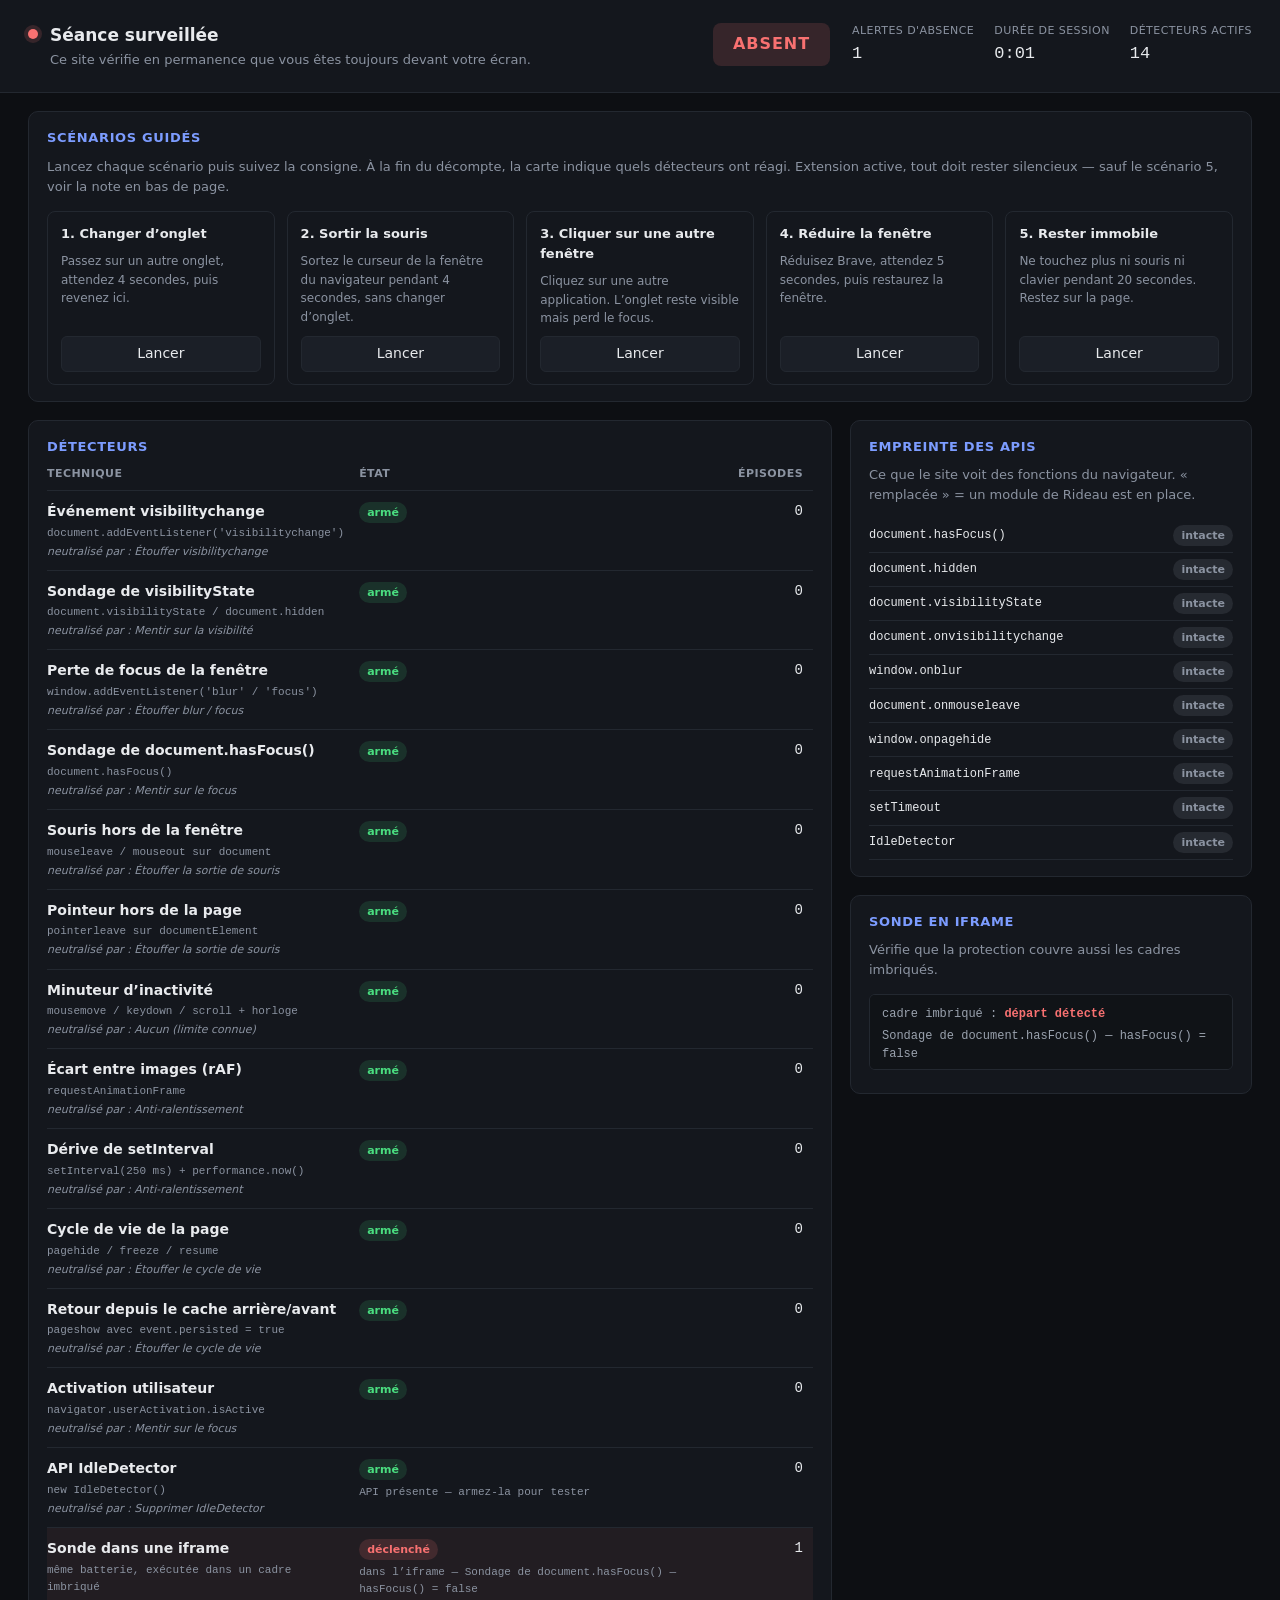
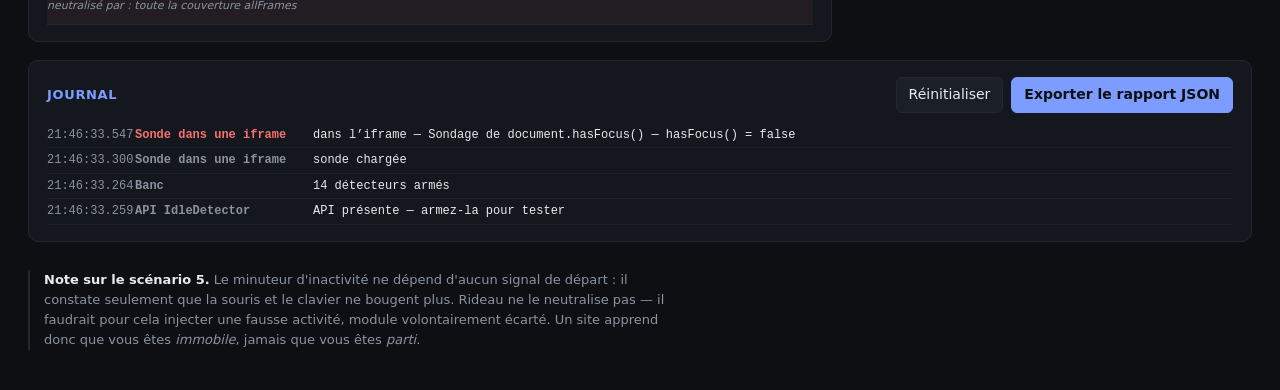
<file: site-test/index.html>
<!doctype html>
<html lang="fr">
  <head>
    <meta charset="utf-8" />
    <meta name="viewport" content="width=device-width, initial-scale=1" />
    <title>Séance surveillée — banc de test Rideau</title>
    <link rel="stylesheet" href="style.css" />
  </head>
  <body>
    <header>
      <div class="brand">
        <span class="dot"></span>
        <div>
          <h1>Séance surveillée</h1>
          <p>Ce site vérifie en permanence que vous êtes toujours devant votre écran.</p>
        </div>
      </div>
      <div class="readout">
        <div id="verdict" class="verdict present">Présent</div>
        <dl>
          <div><dt>Alertes d'absence</dt><dd id="alerts">0</dd></div>
          <div><dt>Durée de session</dt><dd id="elapsed">0:00</dd></div>
          <div><dt>Détecteurs actifs</dt><dd id="armed">0</dd></div>
        </dl>
      </div>
    </header>

    <main>
      <section class="panel span2">
        <h2>Scénarios guidés</h2>
        <p class="muted">
          Lancez chaque scénario puis suivez la consigne. À la fin du décompte, la carte
          indique quels détecteurs ont réagi. Extension active, tout doit rester silencieux —
          sauf le scénario 5, voir la note en bas de page.
        </p>
        <div id="scenarios" class="scenarios"></div>
      </section>

      <section class="panel">
        <h2>Détecteurs</h2>
        <table>
          <thead>
            <tr>
              <th>Technique</th>
              <th>État</th>
              <th>Épisodes</th>
            </tr>
          </thead>
          <tbody id="rows"></tbody>
        </table>
      </section>

      <aside class="col">
        <section class="panel">
          <h2>Empreinte des APIs</h2>
          <p class="muted">Ce que le site voit des fonctions du navigateur. « remplacée » = un module de Rideau est en place.</p>
          <ul id="fingerprint" class="fingerprint"></ul>
        </section>

        <section class="panel">
          <h2>Sonde en iframe</h2>
          <p class="muted">Vérifie que la protection couvre aussi les cadres imbriqués.</p>
          <iframe src="frame.html" title="Sonde de détection en cadre imbriqué"></iframe>
        </section>
      </aside>

      <section class="panel span2">
        <div class="log-head">
          <h2>Journal</h2>
          <div class="actions">
            <button id="btn-reset">Réinitialiser</button>
            <button id="btn-export" class="primary">Exporter le rapport JSON</button>
          </div>
        </div>
        <ol id="log" class="log"></ol>
      </section>
    </main>

    <footer>
      <p>
        <strong>Note sur le scénario 5.</strong> Le minuteur d'inactivité ne dépend d'aucun
        signal de départ : il constate seulement que la souris et le clavier ne bougent plus.
        Rideau ne le neutralise pas — il faudrait pour cela injecter une fausse activité,
        module volontairement écarté. Un site apprend donc que vous êtes <em>immobile</em>,
        jamais que vous êtes <em>parti</em>.
      </p>
    </footer>

    <script type="module" src="app.js"></script>
  </body>
</html>
</file>
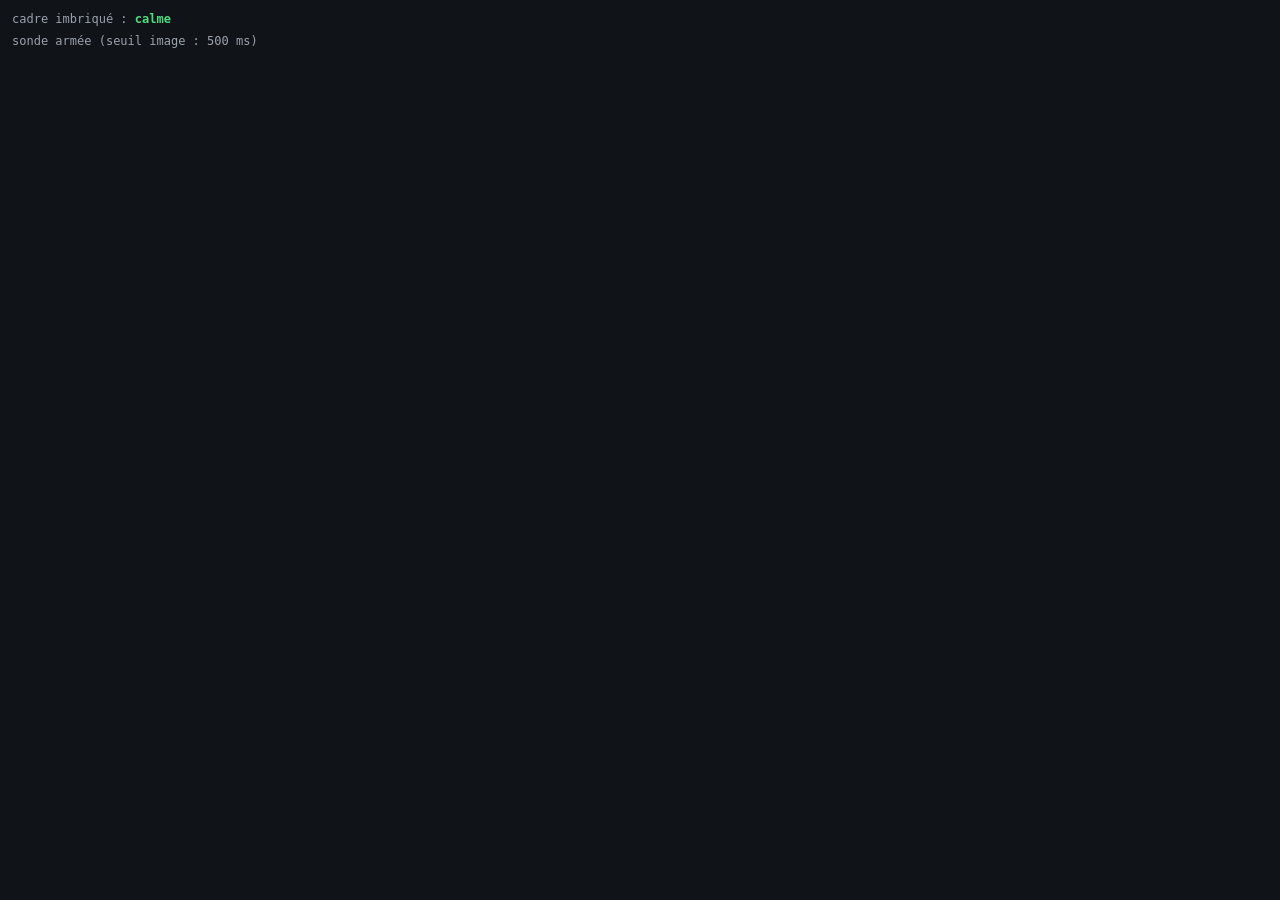
<file: site-test/frame.html>
<!doctype html>
<html lang="fr">
  <head>
    <meta charset="utf-8" />
    <title>Sonde</title>
    <style>
      body {
        margin: 0;
        padding: 10px 12px;
        background: #101317;
        color: #9aa2ae;
        font: 12px/1.5 ui-monospace, SFMono-Regular, Consolas, monospace;
      }
      #state {
        color: #4ade80;
        font-weight: 700;
      }
      #state.tripped {
        color: #f87171;
      }
      p {
        margin: 4px 0 0;
      }
    </style>
  </head>
  <body>
    <div>cadre imbriqué : <span id="state">calme</span></div>
    <p id="last">en attente…</p>
    <script type="module" src="frame.js"></script>
  </body>
</html>
</file>
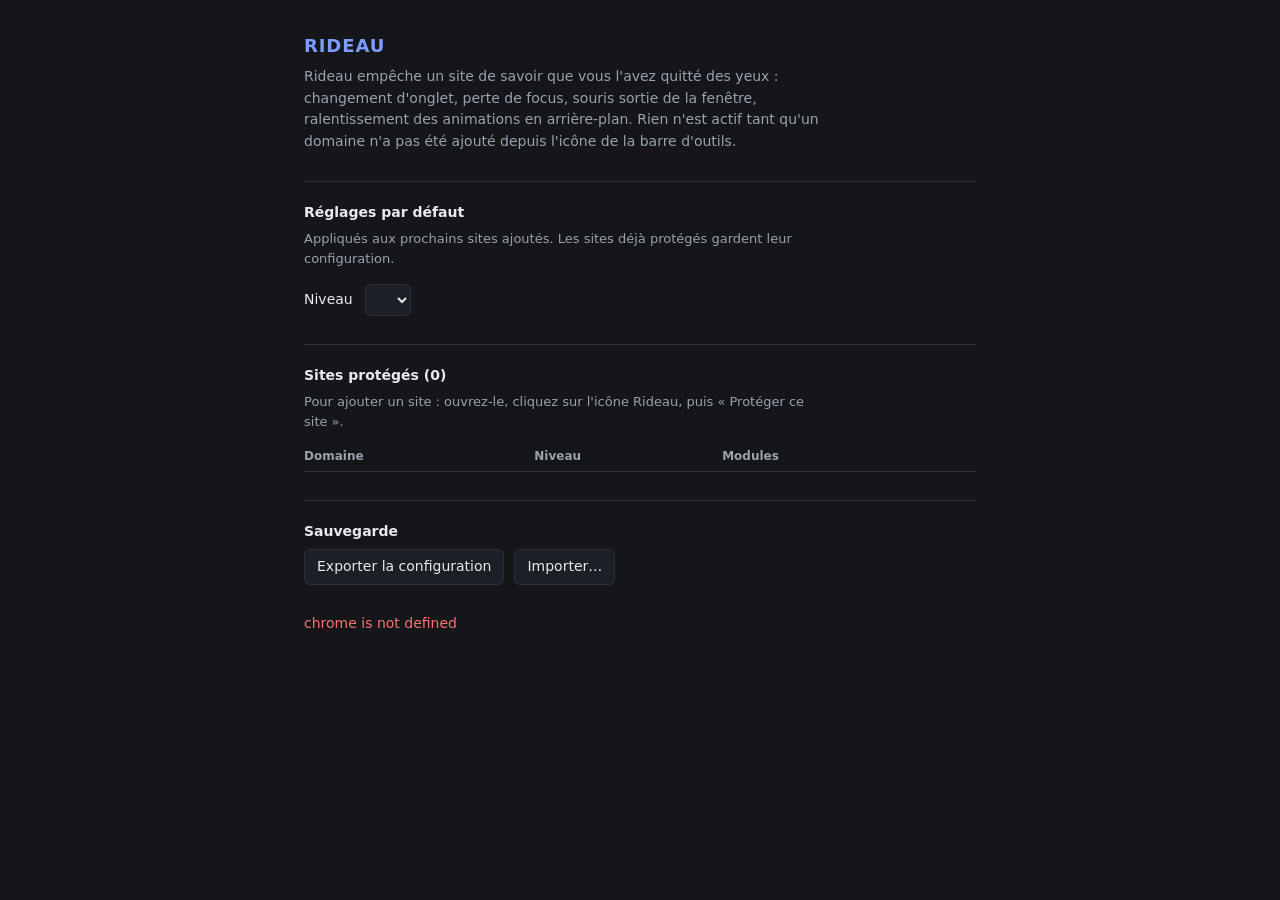
<file: rideau/src/options/options.html>
<!doctype html>
<html lang="fr">
  <head>
    <meta charset="utf-8" />
    <title>Rideau — réglages</title>
    <link rel="stylesheet" href="options.css" />
  </head>
  <body>
    <div class="wrap">
      <h1>Rideau</h1>
      <p class="lead">
        Rideau empêche un site de savoir que vous l'avez quitté des yeux : changement
        d'onglet, perte de focus, souris sortie de la fenêtre, ralentissement des
        animations en arrière-plan. Rien n'est actif tant qu'un domaine n'a pas été
        ajouté depuis l'icône de la barre d'outils.
      </p>

      <section>
        <h2>Réglages par défaut</h2>
        <p class="muted">Appliqués aux prochains sites ajoutés. Les sites déjà protégés gardent leur configuration.</p>
        <label class="field">
          <span>Niveau</span>
          <select id="preset"></select>
        </label>
        <ul id="modules" class="modules"></ul>
      </section>

      <section>
        <h2>Sites protégés (<span id="count">0</span>)</h2>
        <p class="muted">
          Pour ajouter un site : ouvrez-le, cliquez sur l'icône Rideau, puis
          « Protéger ce site ».
        </p>
        <table id="sites-table">
          <thead>
            <tr>
              <th>Domaine</th>
              <th>Niveau</th>
              <th>Modules</th>
              <th></th>
            </tr>
          </thead>
          <tbody id="sites"></tbody>
        </table>
        <p id="sites-empty" class="muted" hidden>Aucun site protégé pour l'instant.</p>
      </section>

      <section>
        <h2>Sauvegarde</h2>
        <div class="row">
          <button id="btn-export">Exporter la configuration</button>
          <label class="file">
            Importer…
            <input type="file" id="import" accept="application/json" hidden />
          </label>
        </div>
        <p id="import-status" class="muted" hidden></p>
        <button id="btn-grant" class="primary" hidden></button>
      </section>

      <p id="error" class="error" hidden></p>
    </div>
    <script type="module" src="options.js"></script>
  </body>
</html>
</file>
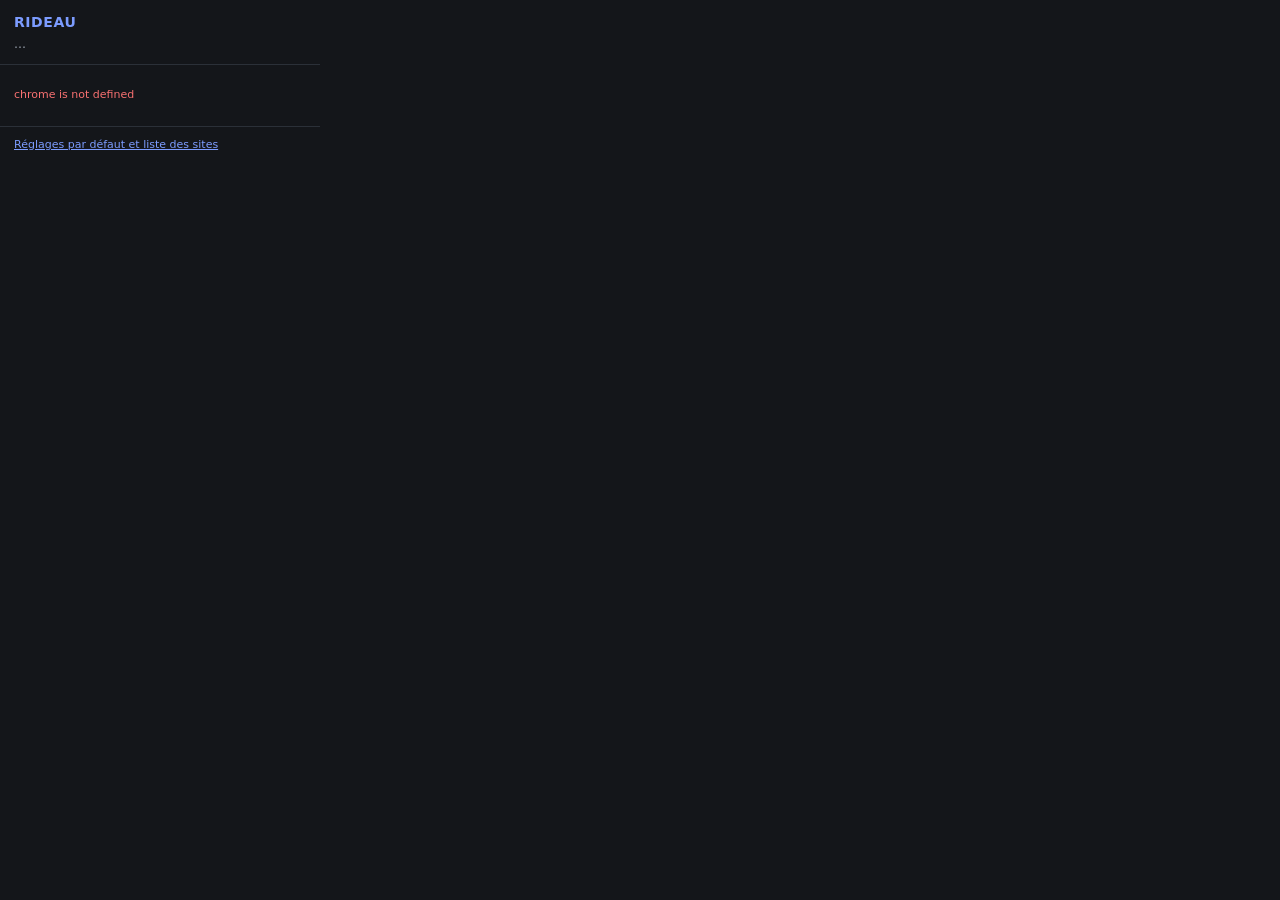
<file: rideau/src/popup/popup.html>
<!doctype html>
<html lang="fr">
  <head>
    <meta charset="utf-8" />
    <title>Rideau</title>
    <link rel="stylesheet" href="popup.css" />
  </head>
  <body>
    <header>
      <h1>Rideau</h1>
      <p id="origin" class="origin">…</p>
    </header>

    <main id="main">
      <section id="view-unsupported" hidden>
        <p class="muted">
          Cette page ne peut pas être protégée : Rideau n'agit que sur les adresses
          <code>http://</code> et <code>https://</code>.
        </p>
      </section>

      <section id="view-off" hidden>
        <p class="muted">
          Ce site n'est pas protégé. Il peut détecter que vous changez d'onglet,
          que vous cliquez ailleurs ou que votre souris quitte la fenêtre.
        </p>
        <button id="btn-protect" class="primary">Protéger ce site</button>
        <p class="fine">Brave demandera l'autorisation d'agir sur ce domaine.</p>
      </section>

      <section id="view-on" hidden>
        <div class="status">Protégé</div>

        <label class="field">
          <span>Niveau</span>
          <select id="preset"></select>
        </label>
        <p id="preset-detail" class="fine"></p>

        <details id="modules-box">
          <summary>Modules (<span id="modules-count">0</span>/8)</summary>
          <ul id="modules"></ul>
        </details>

        <div id="reload-hint" class="hint" hidden>
          <span>Rechargez la page pour appliquer.</span>
          <button id="btn-reload" class="link">Recharger</button>
        </div>

        <button id="btn-forget" class="danger">Ne plus protéger ce site</button>
      </section>

      <p id="error" class="error" hidden></p>
    </main>

    <footer>
      <button id="btn-options" class="link">Réglages par défaut et liste des sites</button>
    </footer>

    <script type="module" src="popup.js"></script>
  </body>
</html>
</file>
<file: site-test/style.css>
:root {
  --bg: #0d0f13;
  --panel: #14171d;
  --line: #232830;
  --text: #e8eaed;
  --muted: #8b93a1;
  --accent: #7c9cff;
  --good: #4ade80;
  --bad: #f87171;
  --mono: ui-monospace, SFMono-Regular, Consolas, monospace;
}

* {
  box-sizing: border-box;
}

body {
  margin: 0;
  background: var(--bg);
  color: var(--text);
  font: 14px/1.55 system-ui, -apple-system, "Segoe UI", sans-serif;
}

header {
  display: flex;
  flex-wrap: wrap;
  gap: 24px;
  justify-content: space-between;
  align-items: flex-start;
  padding: 22px 28px;
  border-bottom: 1px solid var(--line);
  background: var(--panel);
}

.brand {
  display: flex;
  gap: 12px;
  align-items: flex-start;
}

.dot {
  width: 10px;
  height: 10px;
  margin-top: 7px;
  border-radius: 50%;
  background: var(--bad);
  box-shadow: 0 0 0 4px rgba(248, 113, 113, 0.15);
  animation: pulse 2s ease-in-out infinite;
  flex: none;
}

@keyframes pulse {
  50% {
    opacity: 0.35;
  }
}

h1 {
  margin: 0;
  font-size: 17px;
}

.brand p {
  margin: 2px 0 0;
  color: var(--muted);
  font-size: 13px;
}

.readout {
  display: flex;
  gap: 22px;
  align-items: center;
}

.verdict {
  padding: 9px 20px;
  border-radius: 8px;
  font-size: 16px;
  font-weight: 700;
  letter-spacing: 0.06em;
  text-transform: uppercase;
}

.verdict.present {
  background: rgba(74, 222, 128, 0.13);
  color: var(--good);
}

.verdict.absent {
  background: rgba(248, 113, 113, 0.15);
  color: var(--bad);
}

.readout dl {
  display: flex;
  gap: 20px;
  margin: 0;
}

.readout dt {
  color: var(--muted);
  font-size: 11px;
  text-transform: uppercase;
  letter-spacing: 0.04em;
}

.readout dd {
  margin: 2px 0 0;
  font-family: var(--mono);
  font-size: 17px;
}

main {
  display: grid;
  grid-template-columns: minmax(0, 2fr) minmax(280px, 1fr);
  gap: 18px;
  padding: 18px 28px 28px;
  align-items: start;
}

.panel {
  background: var(--panel);
  border: 1px solid var(--line);
  border-radius: 10px;
  padding: 16px 18px;
}

.span2 {
  grid-column: 1 / -1;
}

.col {
  display: grid;
  gap: 18px;
}

h2 {
  margin: 0 0 8px;
  font-size: 13px;
  text-transform: uppercase;
  letter-spacing: 0.05em;
  color: var(--accent);
}

.muted {
  color: var(--muted);
  font-size: 13px;
  margin: 0 0 14px;
}

.scenarios {
  display: grid;
  grid-template-columns: repeat(auto-fit, minmax(210px, 1fr));
  gap: 12px;
}

.scenario {
  border: 1px solid var(--line);
  border-radius: 8px;
  padding: 12px 13px;
  display: flex;
  flex-direction: column;
  gap: 8px;
}

.scenario h3 {
  margin: 0;
  font-size: 13px;
}

.scenario p {
  margin: 0;
  color: var(--muted);
  font-size: 12px;
  flex: 1;
}

button {
  font: inherit;
  cursor: pointer;
  padding: 6px 12px;
  border-radius: 6px;
  border: 1px solid var(--line);
  background: #1b1f27;
  color: var(--text);
}

button:hover:not(:disabled) {
  border-color: #39414e;
}

button:disabled {
  opacity: 0.5;
  cursor: default;
}

button.primary {
  background: var(--accent);
  border-color: var(--accent);
  color: #0d0f13;
  font-weight: 600;
}

.result {
  border-radius: 6px;
  padding: 8px 10px;
  font-size: 12px;
}

.result.good {
  background: rgba(74, 222, 128, 0.1);
  color: var(--good);
}

.result.bad {
  background: rgba(248, 113, 113, 0.1);
  color: var(--bad);
}

.result ul {
  margin: 5px 0 0;
  padding-left: 16px;
  color: var(--muted);
}

table {
  width: 100%;
  border-collapse: collapse;
}

th {
  text-align: left;
  font-size: 11px;
  text-transform: uppercase;
  letter-spacing: 0.04em;
  color: var(--muted);
  padding: 0 10px 8px 0;
  border-bottom: 1px solid var(--line);
}

td {
  padding: 10px 10px 10px 0;
  border-bottom: 1px solid var(--line);
  vertical-align: top;
}

tr.hit td {
  background: rgba(248, 113, 113, 0.06);
}

td strong {
  display: block;
  font-weight: 600;
}

.api,
.module {
  display: block;
  font-size: 11px;
  color: var(--muted);
}

.api {
  font-family: var(--mono);
  margin-top: 2px;
}

.module {
  margin-top: 1px;
  font-style: italic;
}

td.num {
  font-family: var(--mono);
  text-align: right;
  width: 4em;
}

.pill {
  display: inline-block;
  padding: 2px 8px;
  border-radius: 999px;
  font-size: 11px;
  font-weight: 600;
}

.pill.good {
  background: rgba(74, 222, 128, 0.13);
  color: var(--good);
}

.pill.bad {
  background: rgba(248, 113, 113, 0.15);
  color: var(--bad);
}

.pill.neutral {
  background: rgba(139, 147, 161, 0.15);
  color: var(--muted);
}

.why {
  display: block;
  margin-top: 4px;
  font-size: 11px;
  color: var(--muted);
  font-family: var(--mono);
}

.fingerprint {
  list-style: none;
  margin: 0;
  padding: 0;
}

.fingerprint li {
  display: flex;
  justify-content: space-between;
  align-items: center;
  gap: 10px;
  padding: 6px 0;
  border-bottom: 1px solid var(--line);
}

.fingerprint code {
  font-family: var(--mono);
  font-size: 12px;
  color: var(--text);
  word-break: break-all;
}

iframe {
  width: 100%;
  height: 76px;
  border: 1px solid var(--line);
  border-radius: 6px;
  background: #101317;
}

.log-head {
  display: flex;
  justify-content: space-between;
  align-items: center;
  gap: 16px;
  margin-bottom: 10px;
}

.log-head h2 {
  margin: 0;
}

.actions {
  display: flex;
  gap: 8px;
}

.log {
  list-style: none;
  margin: 0;
  padding: 0;
  max-height: 320px;
  overflow-y: auto;
  font-family: var(--mono);
  font-size: 12px;
}

.log li {
  display: grid;
  grid-template-columns: 6.5em 14em 1fr;
  gap: 10px;
  padding: 3px 0;
  border-bottom: 1px solid rgba(35, 40, 48, 0.6);
}

.log time {
  color: var(--muted);
}

.log b {
  font-weight: 600;
}

.log li.alert b {
  color: var(--bad);
}

.log li.ok b {
  color: var(--good);
}

.log li.info b {
  color: var(--muted);
}

footer {
  padding: 0 28px 40px;
}

footer p {
  margin: 0;
  max-width: 78ch;
  color: var(--muted);
  font-size: 13px;
  border-left: 2px solid var(--line);
  padding-left: 14px;
}

footer strong {
  color: var(--text);
}

@media (max-width: 900px) {
  main {
    grid-template-columns: 1fr;
  }
  .log li {
    grid-template-columns: 6.5em 1fr;
  }
  .log li span {
    grid-column: 1 / -1;
  }
}
</file>
<file: rideau/src/options/options.css>
:root {
  --bg: #14161a;
  --panel: #1c1f25;
  --line: #2b3038;
  --text: #e8eaed;
  --muted: #9aa2ae;
  --accent: #7c9cff;
  --danger: #f87171;
}

* {
  box-sizing: border-box;
}

body {
  margin: 0;
  background: var(--bg);
  color: var(--text);
  font: 14px/1.55 system-ui, -apple-system, "Segoe UI", sans-serif;
}

.wrap {
  max-width: 720px;
  margin: 0 auto;
  padding: 32px 24px 64px;
}

h1 {
  margin: 0 0 6px;
  font-size: 18px;
  letter-spacing: 0.05em;
  text-transform: uppercase;
  color: var(--accent);
}

.lead {
  margin: 0 0 28px;
  color: var(--muted);
  max-width: 60ch;
}

section {
  border-top: 1px solid var(--line);
  padding-top: 20px;
  margin-bottom: 28px;
}

h2 {
  margin: 0 0 6px;
  font-size: 14px;
}

.muted {
  color: var(--muted);
  font-size: 13px;
  margin: 0 0 14px;
  max-width: 62ch;
}

.field {
  display: flex;
  align-items: center;
  gap: 12px;
  margin-bottom: 14px;
}

select,
button {
  font: inherit;
  border-radius: 6px;
  border: 1px solid var(--line);
  background: var(--panel);
  color: var(--text);
  padding: 6px 12px;
}

button {
  cursor: pointer;
}

button:hover {
  border-color: #3c434e;
}

button.primary {
  background: var(--accent);
  border-color: var(--accent);
  color: #10131a;
  font-weight: 600;
  margin-top: 10px;
}

button.remove {
  color: var(--danger);
  padding: 3px 9px;
  font-size: 12px;
}

.modules {
  list-style: none;
  margin: 0;
  padding: 0;
}

.modules li {
  margin-bottom: 10px;
}

.modules label {
  display: flex;
  gap: 9px;
  align-items: flex-start;
  cursor: pointer;
}

.modules input {
  margin: 4px 0 0;
  flex: none;
}

.modules .detail {
  display: block;
  color: var(--muted);
  font-size: 12px;
}

table {
  width: 100%;
  border-collapse: collapse;
  font-size: 13px;
}

th {
  text-align: left;
  font-weight: 600;
  color: var(--muted);
  font-size: 12px;
  padding: 0 10px 6px 0;
  border-bottom: 1px solid var(--line);
}

td {
  padding: 8px 10px 8px 0;
  border-bottom: 1px solid var(--line);
  vertical-align: middle;
}

td.origin {
  font-family: ui-monospace, SFMono-Regular, Consolas, monospace;
  word-break: break-all;
}

.row {
  display: flex;
  gap: 10px;
  align-items: center;
}

.file {
  cursor: pointer;
  border-radius: 6px;
  border: 1px solid var(--line);
  background: var(--panel);
  padding: 6px 12px;
}

.error {
  color: var(--danger);
}
</file>
<file: rideau/src/popup/popup.css>
:root {
  --bg: #14161a;
  --panel: #1c1f25;
  --line: #2b3038;
  --text: #e8eaed;
  --muted: #9aa2ae;
  --accent: #7c9cff;
  --ok: #4ade80;
  --danger: #f87171;
}

* {
  box-sizing: border-box;
}

body {
  width: 320px;
  margin: 0;
  padding: 0;
  background: var(--bg);
  color: var(--text);
  font: 13px/1.45 system-ui, -apple-system, "Segoe UI", sans-serif;
}

header {
  padding: 12px 14px 10px;
  border-bottom: 1px solid var(--line);
}

h1 {
  margin: 0;
  font-size: 14px;
  letter-spacing: 0.04em;
  text-transform: uppercase;
  color: var(--accent);
}

.origin {
  margin: 4px 0 0;
  font-size: 12px;
  color: var(--muted);
  word-break: break-all;
}

main {
  padding: 12px 14px;
}

.muted {
  color: var(--muted);
  margin: 0 0 10px;
}

.fine {
  color: var(--muted);
  font-size: 11px;
  margin: 6px 0 0;
}

.status {
  display: inline-block;
  padding: 3px 9px;
  border-radius: 999px;
  background: rgba(74, 222, 128, 0.12);
  color: var(--ok);
  font-size: 11px;
  font-weight: 600;
  letter-spacing: 0.03em;
  text-transform: uppercase;
  margin-bottom: 12px;
}

button {
  font: inherit;
  cursor: pointer;
  border-radius: 6px;
  border: 1px solid var(--line);
  background: var(--panel);
  color: var(--text);
  padding: 7px 12px;
}

button:hover {
  border-color: #3c434e;
}

button.primary {
  width: 100%;
  background: var(--accent);
  border-color: var(--accent);
  color: #10131a;
  font-weight: 600;
}

button.danger {
  width: 100%;
  margin-top: 12px;
  color: var(--danger);
}

button.link {
  border: none;
  background: none;
  color: var(--accent);
  padding: 0;
  text-decoration: underline;
}

.field {
  display: flex;
  align-items: center;
  justify-content: space-between;
  gap: 10px;
}

select {
  flex: 1;
  font: inherit;
  padding: 5px 6px;
  border-radius: 6px;
  border: 1px solid var(--line);
  background: var(--panel);
  color: var(--text);
}

details {
  margin-top: 12px;
  border-top: 1px solid var(--line);
  padding-top: 10px;
}

summary {
  cursor: pointer;
  color: var(--muted);
  font-size: 12px;
}

#modules {
  list-style: none;
  margin: 10px 0 0;
  padding: 0;
}

#modules li {
  margin-bottom: 9px;
}

#modules label {
  display: flex;
  gap: 7px;
  align-items: flex-start;
  cursor: pointer;
}

#modules input {
  margin: 2px 0 0;
  flex: none;
}

#modules .detail {
  display: block;
  color: var(--muted);
  font-size: 11px;
}

.hint {
  margin-top: 12px;
  padding: 7px 9px;
  border-radius: 6px;
  background: rgba(124, 156, 255, 0.1);
  color: var(--accent);
  font-size: 11px;
  display: flex;
  justify-content: space-between;
  gap: 8px;
  align-items: center;
}

.error {
  margin-top: 10px;
  color: var(--danger);
  font-size: 11px;
}

footer {
  padding: 10px 14px;
  border-top: 1px solid var(--line);
  font-size: 11px;
}

code {
  color: var(--text);
}
</file>
